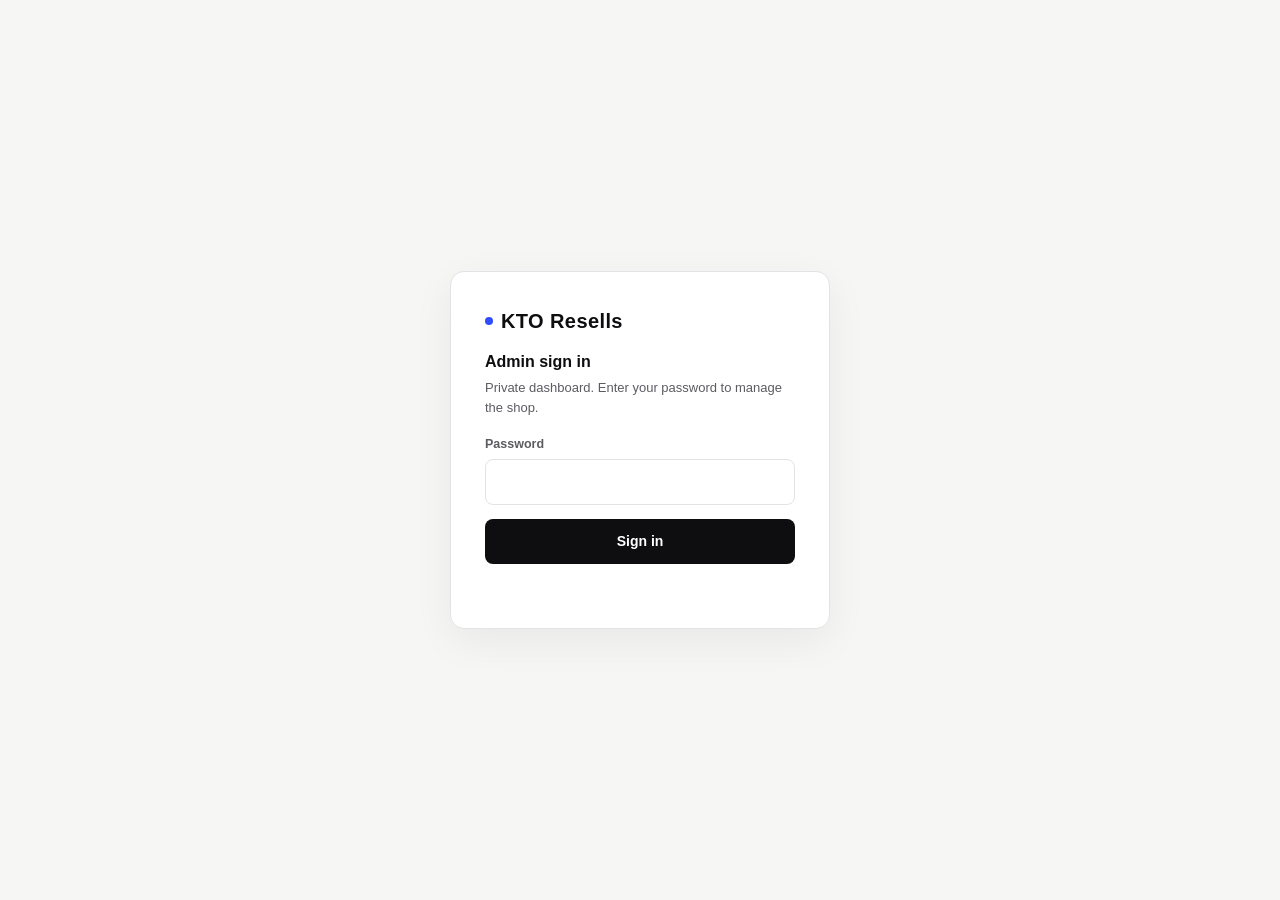
<file: admin.html>
<!DOCTYPE html>
<html lang="en">
<head>
<meta charset="UTF-8" />
<meta name="viewport" content="width=device-width, initial-scale=1.0" />
<meta name="robots" content="noindex, nofollow" />
<title>KTO Resells — Admin</title>
<style>
:root{
  --ink:#0e0e10; --soft:#5b5b62; --line:#e3e3e7; --bg:#f6f6f4; --card:#fff;
  --accent:#2f4cff; --ok:#0a7d33; --bad:#c01f2e; --radius:10px;
  font-family:-apple-system,BlinkMacSystemFont,"Segoe UI",Roboto,Helvetica,Arial,sans-serif;
}
*{box-sizing:border-box;margin:0;padding:0}
body{background:var(--bg);color:var(--ink);line-height:1.5;-webkit-font-smoothing:antialiased}
a{color:inherit}
.wrap{max-width:1060px;margin:0 auto;padding:24px}
button{font:inherit;cursor:pointer}
input,textarea,select{font:inherit;color:var(--ink)}

/* ---- login ---- */
.login{min-height:100vh;display:flex;align-items:center;justify-content:center;padding:24px}
.login-card{background:var(--card);border:1px solid var(--line);border-radius:14px;padding:34px;width:100%;max-width:380px;box-shadow:0 12px 40px rgba(0,0,0,.06)}
.brand{font-weight:800;font-size:20px;letter-spacing:.02em;display:flex;align-items:center;gap:8px;margin-bottom:6px}
.brand .dot{width:8px;height:8px;border-radius:50%;background:var(--accent)}
.login-card h1{font-size:16px;margin:14px 0 4px}
.login-card p{font-size:13px;color:var(--soft);margin-bottom:18px}
.field{display:block;margin-bottom:14px}
.field span{display:block;font-size:12.5px;font-weight:600;color:var(--soft);margin-bottom:5px}
.field input,.field textarea,.field select{width:100%;border:1px solid var(--line);border-radius:8px;padding:10px 12px;background:#fff}
.field textarea{min-height:64px;resize:vertical}
.btn{display:inline-flex;align-items:center;justify-content:center;gap:8px;font-weight:600;font-size:14px;padding:11px 18px;border-radius:8px;border:1px solid transparent;background:var(--ink);color:#fff}
.btn:hover{background:#26262b}
.btn.block{width:100%}
.btn.ghost{background:#fff;color:var(--ink);border-color:var(--line)}
.btn.ghost:hover{background:#f0f0f0}
.btn.danger{background:#fff;color:var(--bad);border-color:#f0c4c8}
.btn.danger:hover{background:#fdebed}
.msg{font-size:13px;margin-top:12px;min-height:18px}
.msg.err{color:var(--bad)} .msg.ok{color:var(--ok)}

/* ---- dashboard ---- */
.hidden{display:none !important}
.topbar{position:sticky;top:0;z-index:10;background:rgba(246,246,244,.9);backdrop-filter:blur(8px);border-bottom:1px solid var(--line)}
.topbar .wrap{display:flex;align-items:center;justify-content:space-between;gap:12px;padding:14px 24px}
.topbar .actions{display:flex;gap:10px;align-items:center;flex-wrap:wrap}
.count{font-size:13px;color:var(--soft)}
.savebar{font-size:13px}
h2.section{font-size:14px;color:var(--soft);font-weight:600;letter-spacing:.04em;text-transform:uppercase;margin:8px 0 14px}

.card{background:var(--card);border:1px solid var(--line);border-radius:var(--radius);padding:18px;margin-bottom:16px;display:grid;grid-template-columns:150px 1fr;gap:18px}
.card.off{opacity:.62}
.thumb{width:150px}
.thumb .img{width:150px;height:150px;border-radius:8px;border:1px solid var(--line);background:#f0f0ee center/cover no-repeat;display:flex;align-items:center;justify-content:center;color:var(--soft);font-size:12px;text-align:center;overflow:hidden}
.thumb .img img{width:100%;height:100%;object-fit:cover}
.thumb .up{margin-top:8px}
.thumb .up label{display:block;font-size:12px;font-weight:600;text-align:center;border:1px dashed var(--line);border-radius:8px;padding:8px;color:var(--soft);cursor:pointer}
.thumb .up label:hover{border-color:var(--ink);color:var(--ink)}
.thumb .up input{display:none}
.thumb .upmsg{font-size:11px;color:var(--soft);text-align:center;margin-top:5px;min-height:14px}
.gallery-thumbs{display:flex;flex-wrap:wrap;gap:6px;margin-top:8px}
.gallery-thumbs .gt{position:relative;width:42px;height:42px}
.gallery-thumbs .gt img{width:42px;height:42px;object-fit:cover;border-radius:6px;border:1px solid var(--line)}
.gallery-thumbs .gtx{position:absolute;top:-6px;right:-6px;width:18px;height:18px;border-radius:50%;border:none;background:var(--ink);color:#fff;font-size:12px;line-height:1;cursor:pointer}
.fields{display:grid;grid-template-columns:1fr 1fr;gap:12px}
.fields .full{grid-column:1/-1}
.row-foot{grid-column:1/-1;display:flex;align-items:center;justify-content:space-between;gap:12px;margin-top:4px;flex-wrap:wrap}
.toggle{display:flex;align-items:center;gap:8px;font-size:13.5px;font-weight:600}
.toggle input{width:18px;height:18px}
.pill{font-size:11px;font-weight:700;padding:3px 9px;border-radius:999px;border:1px solid var(--line);color:var(--soft)}
.pill.live{background:#e9f7ee;color:var(--ok);border-color:#bfe6cc}
.pill.sold{background:#fdebed;color:var(--bad);border-color:#f0c4c8}
.pill.hidden-pill{background:#f1f1f1;color:var(--soft)}
.sizes-box{grid-column:1/-1;border:1px solid var(--line);border-radius:8px;padding:12px;background:#fafafa}
.sizes-box .hd{font-size:12.5px;font-weight:600;color:var(--soft);margin-bottom:8px}
.size-row{display:flex;gap:8px;align-items:center;margin-bottom:8px}
.size-row input.sz{flex:1;border:1px solid var(--line);border-radius:7px;padding:8px 10px}
.size-row input.st{width:110px;border:1px solid var(--line);border-radius:7px;padding:8px 10px}
.size-row .rm{border:1px solid #f0c4c8;color:var(--bad);background:#fff;border-radius:7px;padding:7px 11px;font-weight:700}
.addsize{font-size:13px;font-weight:600;color:var(--accent);background:none;border:none;padding:4px 0}
@media(max-width:620px){
  .card{grid-template-columns:1fr}
  .thumb,.thumb .img{width:100%}
  .thumb .img{height:220px}
  .fields{grid-template-columns:1fr}
}
</style>
</head>
<body>

<!-- ================= LOGIN ================= -->
<div id="login" class="login">
  <form class="login-card" id="loginForm">
    <div class="brand"><span class="dot"></span>KTO Resells</div>
    <h1>Admin sign in</h1>
    <p>Private dashboard. Enter your password to manage the shop.</p>
    <label class="field">
      <span>Password</span>
      <input type="password" id="pw" autocomplete="current-password" required />
    </label>
    <button class="btn block" type="submit" id="loginBtn">Sign in</button>
    <div class="msg err" id="loginMsg"></div>
  </form>
</div>

<!-- ================= DASHBOARD ================= -->
<div id="dash" class="hidden">
  <div class="topbar">
    <div class="wrap">
      <div class="brand"><span class="dot"></span>KTO Admin</div>
      <div class="actions">
        <button class="btn ghost" id="tabInv">Inventory</button>
        <button class="btn ghost" id="tabOrders">Orders</button>
        <button class="btn ghost" id="logoutBtn">Log out</button>
      </div>
    </div>
  </div>

  <!-- INVENTORY view -->
  <div class="wrap" id="invView">
    <div style="display:flex;justify-content:space-between;align-items:center;gap:12px;flex-wrap:wrap;margin-bottom:10px">
      <span class="count" id="count"></span>
      <div style="display:flex;gap:10px">
        <button class="btn ghost" id="addBtn">+ Add pair</button>
        <button class="btn" id="saveBtn">Save all changes</button>
      </div>
    </div>
    <div class="savebar msg" id="saveMsg"></div>
    <div id="list"></div>
  </div>

  <!-- ORDERS view -->
  <div class="wrap hidden" id="ordersView">
    <div style="display:flex;justify-content:space-between;align-items:center;margin-bottom:14px">
      <span class="count" id="ordersCount"></span>
      <button class="btn ghost" id="refreshOrders">Refresh</button>
    </div>
    <div id="orders"></div>
  </div>
</div>

<script>
/* ============ config ============ */
const API = "https://kto-checkout.tochiorji4.workers.dev";
const TKEY = "kto_admin_token";

const $ = s => document.querySelector(s);
const loginEl=$("#login"), dashEl=$("#dash"), listEl=$("#list");
let products = [];

/* ============ auth ============ */
function token(){ return sessionStorage.getItem(TKEY) || ""; }
function authHeaders(extra){ return Object.assign({ "Authorization":"Bearer "+token() }, extra||{}); }

$("#loginForm").addEventListener("submit", async e => {
  e.preventDefault();
  const btn=$("#loginBtn"), msg=$("#loginMsg");
  msg.textContent=""; btn.disabled=true; btn.textContent="Signing in…";
  try{
    const r = await fetch(API+"/admin/login",{ method:"POST", headers:{"Content-Type":"application/json"}, body:JSON.stringify({password:$("#pw").value}) });
    const d = await r.json();
    if(!r.ok) throw new Error(d.error||"Login failed");
    sessionStorage.setItem(TKEY, d.token);
    $("#pw").value="";
    showDash();
  }catch(err){ msg.textContent=err.message; }
  finally{ btn.disabled=false; btn.textContent="Sign in"; }
});

$("#logoutBtn").addEventListener("click", ()=>{ sessionStorage.removeItem(TKEY); location.reload(); });

/* ============ load + render ============ */
async function showDash(){
  loginEl.classList.add("hidden"); dashEl.classList.remove("hidden");
  await loadProducts();
}
async function loadProducts(){
  const r = await fetch(API+"/admin/products",{ headers:authHeaders() });
  if(r.status===401){ sessionStorage.removeItem(TKEY); location.reload(); return; }
  const d = await r.json();
  products = (d.products||[]).map(normalize);
  render();
}
function normalize(p){
  let sizes = Array.isArray(p.sizes) ? p.sizes.slice() : null;
  if(!sizes) sizes = [{ size:p.size||"", stock:p.stock??1 }];   // migrate old single-size
  sizes = sizes.map(s=>({ size:s.size||"", stock:s.stock??0 }));
  if(!sizes.length) sizes = [{ size:"", stock:1 }];
  let images = Array.isArray(p.images) && p.images.length ? p.images.slice() : (p.img ? [p.img] : []);
  return { id:p.id||"", brand:p.brand||"", name:p.name||"", desc:p.desc||"",
           cond:p.cond||"", price:p.price??0, was:p.was??"", images,
           active:p.active!==false, sizes };
}
function imgSrc(img){
  if(!img) return "";
  if(/^https?:\/\//.test(img)) return img;
  return "https://ktoresell.shop/"+img.replace(/^\//,"");
}
function totalStock(p){ return (p.sizes||[]).reduce((n,s)=>n+(Number(s.stock)||0),0); }
function statusPill(p){
  if(!p.active) return '<span class="pill hidden-pill">Hidden</span>';
  if(totalStock(p)<=0) return '<span class="pill sold">Sold out</span>';
  return '<span class="pill live">Live</span>';
}

function render(){
  $("#count").textContent = products.length + " pair" + (products.length===1?"":"s");
  listEl.innerHTML = products.map((p,i)=>`
    <div class="card ${p.active?'':'off'}" data-i="${i}">
      <div class="thumb">
        <div class="img">${p.images[0]?`<img src="${imgSrc(p.images[0])}" alt="">`:'No image'}</div>
        <div class="gallery-thumbs">
          ${p.images.map((u,gi)=>`<span class="gt"><img src="${imgSrc(u)}" alt=""><button type="button" class="gtx" data-rmimg="${gi}" title="Remove">×</button></span>`).join("")}
        </div>
        <div class="up">
          <label>+ Add photo<input type="file" accept="image/*" multiple data-up="${i}"></label>
          <div class="upmsg" data-upmsg="${i}"></div>
        </div>
      </div>
      <div class="fields">
        <label class="field"><span>Brand</span><input data-f="brand" value="${esc(p.brand)}"></label>
        <label class="field"><span>Name</span><input data-f="name" value="${esc(p.name)}"></label>
        <label class="field full"><span>Description</span><textarea data-f="desc">${esc(p.desc)}</textarea></label>
        <label class="field"><span>Condition</span><input data-f="cond" value="${esc(p.cond)}"></label>
        <label class="field"><span>Price (USD)</span><input data-f="price" type="number" min="0" value="${esc(p.price)}"></label>
        <label class="field"><span>Was / retail (optional)</span><input data-f="was" type="number" min="0" value="${esc(p.was)}"></label>
        <label class="field"><span>Product ID (don't change once live)</span><input data-f="id" value="${esc(p.id)}"></label>
        <div class="sizes-box">
          <div class="hd">Sizes &amp; stock (stock 0 = that size shows sold out)</div>
          ${p.sizes.map((s,si)=>`
            <div class="size-row" data-si="${si}">
              <input class="sz" data-sf="size" placeholder="e.g. US 9" value="${esc(s.size)}">
              <input class="st" data-sf="stock" type="number" min="0" placeholder="stock" value="${esc(s.stock)}">
              <button type="button" class="rm" data-rmsize="${si}">Remove</button>
            </div>`).join("")}
          <button type="button" class="addsize" data-addsize="${i}">+ Add size</button>
        </div>
        <div class="row-foot">
          <label class="toggle"><input type="checkbox" data-f="active" ${p.active?'checked':''}> Show on store</label>
          <div style="display:flex;gap:10px;align-items:center">
            ${statusPill(p)}
            <button class="btn danger" data-del="${i}">Delete</button>
          </div>
        </div>
      </div>
    </div>`).join("");
}
function esc(v){ return String(v??"").replace(/&/g,"&amp;").replace(/"/g,"&quot;").replace(/</g,"&lt;").replace(/>/g,"&gt;"); }

/* ============ edits (event delegation) ============ */
listEl.addEventListener("input", e=>{
  const card = e.target.closest(".card"); if(!card) return;
  const i = +card.dataset.i;
  const sf = e.target.dataset.sf;            // size-row field
  if(sf){
    const si = +e.target.closest(".size-row").dataset.si;
    products[i].sizes[si][sf] = e.target.value;
    return;
  }
  const f = e.target.dataset.f; if(!f) return;
  products[i][f] = e.target.type==="checkbox" ? e.target.checked : e.target.value;
});
listEl.addEventListener("change", e=>{
  if(e.target.dataset.f==="active"){ render(); }   // refresh pill/opacity
  if(e.target.dataset.up!==undefined) uploadImage(e.target);
});
listEl.addEventListener("click", e=>{
  const card = e.target.closest(".card"); const i = card ? +card.dataset.i : -1;
  if(e.target.dataset.del!==undefined){
    if(confirm("Delete this pair?")){ products.splice(+e.target.dataset.del,1); render(); }
  } else if(e.target.dataset.rmimg!==undefined && i>=0){
    products[i].images.splice(+e.target.dataset.rmimg,1); render();
  } else if(e.target.dataset.addsize!==undefined){
    products[i].sizes.push({ size:"", stock:1 }); render();
  } else if(e.target.dataset.rmsize!==undefined){
    const si=+e.target.dataset.rmsize;
    products[i].sizes.splice(si,1);
    if(!products[i].sizes.length) products[i].sizes.push({size:"",stock:0});
    render();
  }
});

async function uploadImage(input){
  const i = +input.dataset.up;
  const files = [...input.files]; if(!files.length) return;
  const msg = listEl.querySelector(`[data-upmsg="${i}"]`);
  try{
    for(let k=0;k<files.length;k++){
      msg.textContent = `Uploading ${k+1}/${files.length}…`;
      const fd = new FormData(); fd.append("file", files[k]);
      const r = await fetch(API+"/admin/upload",{ method:"POST", headers:authHeaders(), body:fd });
      const d = await r.json();
      if(!r.ok) throw new Error(d.error||"Upload failed");
      products[i].images.push(d.url);
    }
    render();
  }catch(err){ msg.textContent = err.message; }
}

/* ============ add / save ============ */
$("#addBtn").addEventListener("click", ()=>{
  products.unshift(normalize({ id:"pair-"+Math.random().toString(36).slice(2,7), brand:"", name:"New pair", desc:"", cond:"Deadstock", price:0, was:"", img:"", active:false, sizes:[{size:"",stock:1}] }));
  render();
  window.scrollTo({top:0,behavior:"smooth"});
});

$("#saveBtn").addEventListener("click", async ()=>{
  const btn=$("#saveBtn"), msg=$("#saveMsg");
  msg.className="savebar msg"; msg.textContent="";
  btn.disabled=true; btn.textContent="Saving…";
  try{
    const payload = { products: products.map(p=>({
      id:p.id, brand:p.brand, name:p.name, desc:p.desc, cond:p.cond,
      price:Number(p.price)||0, was:p.was===""||p.was==null?null:Number(p.was),
      images:(p.images||[]).filter(Boolean), active:!!p.active,
      sizes:(p.sizes||[]).map(s=>({ size:String(s.size||"").trim(), stock:Number(s.stock)||0 })).filter(s=>s.size)
    })) };
    const r = await fetch(API+"/admin/save",{ method:"POST", headers:authHeaders({"Content-Type":"application/json"}), body:JSON.stringify(payload) });
    const d = await r.json();
    if(!r.ok) throw new Error(d.error||"Save failed");
    msg.className="savebar msg ok"; msg.textContent="Saved ✓ — your store is updated ("+d.count+" pairs).";
    await loadProducts();
  }catch(err){ msg.className="savebar msg err"; msg.textContent=err.message; }
  finally{ btn.disabled=false; btn.textContent="Save all changes"; }
});

/* ============ orders ============ */
const invView=$("#invView"), ordersView=$("#ordersView"), ordersEl=$("#orders");
$("#tabInv").addEventListener("click", ()=>{ invView.classList.remove("hidden"); ordersView.classList.add("hidden"); });
$("#tabOrders").addEventListener("click", ()=>{ invView.classList.add("hidden"); ordersView.classList.remove("hidden"); loadOrders(); });
$("#refreshOrders").addEventListener("click", loadOrders);

async function loadOrders(){
  ordersEl.innerHTML = `<p style="color:var(--soft)">Loading orders…</p>`;
  const r = await fetch(API+"/admin/orders",{ headers:authHeaders() });
  if(r.status===401){ sessionStorage.removeItem(TKEY); location.reload(); return; }
  const d = await r.json();
  const orders = d.orders||[];
  $("#ordersCount").textContent = orders.length + " order" + (orders.length===1?"":"s");
  if(!orders.length){ ordersEl.innerHTML = `<p style="color:var(--soft)">No orders yet. They'll appear here automatically after a sale.</p>`; return; }
  ordersEl.innerHTML = orders.map(o=>{
    const a=o.address||{};
    const addr=[a.line1,a.line2,a.city,a.state,a.postal_code,a.country].filter(Boolean).join(", ");
    const ship = (o.shippo||"").startsWith("created") ? '<span class="pill live">In Shippo</span>'
               : (o.shippo||"").startsWith("error") ? '<span class="pill sold">Shippo error</span>'
               : (o.shippo==="no-token") ? '<span class="pill hidden-pill">Shippo off</span>'
               : '<span class="pill hidden-pill">'+esc(o.shippo||'')+'</span>';
    return `<div class="card" style="grid-template-columns:1fr">
      <div>
        <div style="display:flex;justify-content:space-between;gap:12px;flex-wrap:wrap;align-items:center">
          <strong style="font-size:15px">${esc(o.item_name||'Order')}</strong>
          <span style="font-weight:800">$${esc(o.amount!=null?o.amount:'?')}</span>
        </div>
        <div style="font-size:13px;color:var(--soft);margin:6px 0 12px">${new Date(o.date).toLocaleString()} ${ship}</div>
        <div class="fields">
          <div class="field"><span>Customer</span><div>${esc(o.customer_name||'-')}</div></div>
          <div class="field"><span>Email</span><div>${esc(o.email||'-')}</div></div>
          <div class="field"><span>Phone</span><div>${esc(o.phone||'-')}</div></div>
          <div class="field full"><span>Ship to</span><div>${esc(addr||'-')}</div></div>
        </div>
      </div>
    </div>`;
  }).join("");
}

/* ============ boot ============ */
if(token()) showDash();
</script>
</body>
</html>
</file>
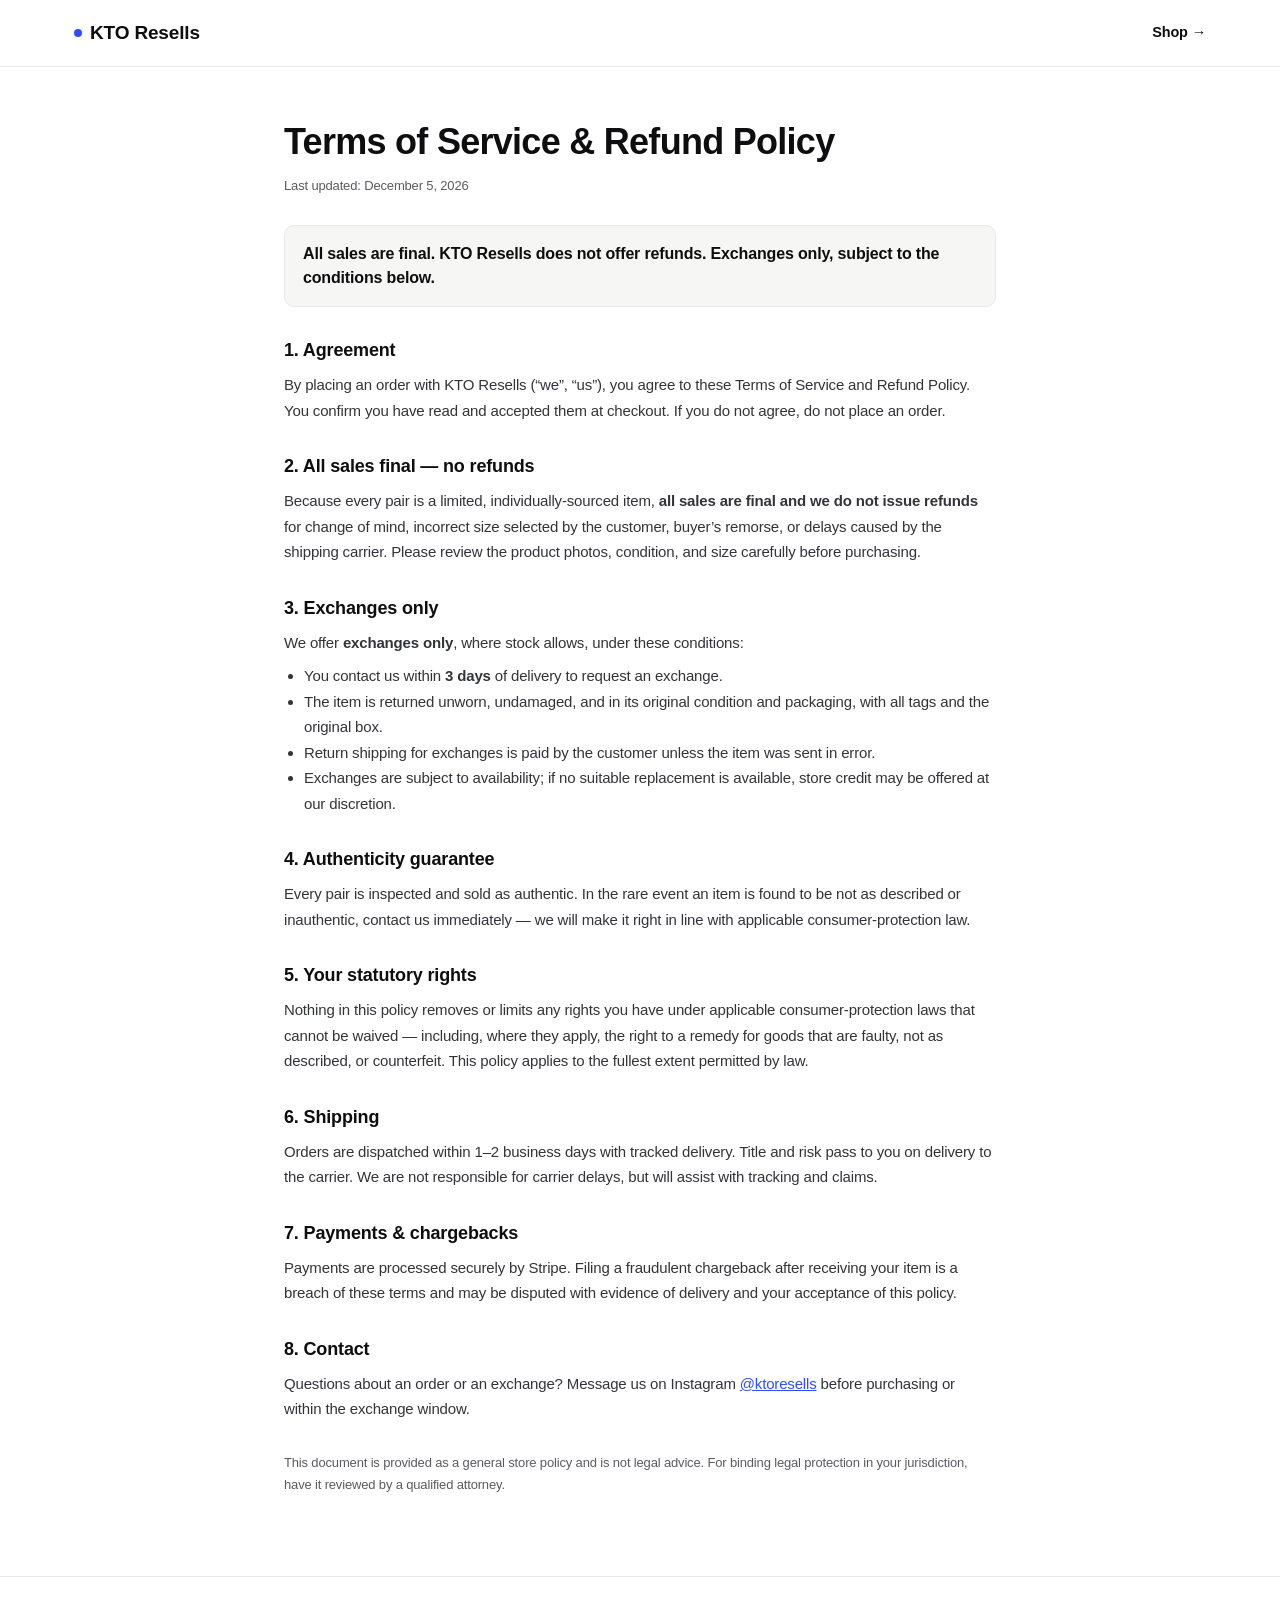
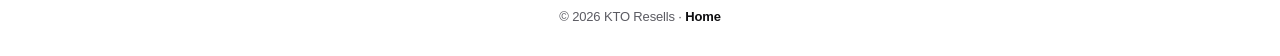
<file: terms.html>
<!DOCTYPE html>
<html lang="en">
<head>
<meta charset="UTF-8" />
<meta name="viewport" content="width=device-width, initial-scale=1.0" />
<title>Terms of Service & Refund Policy — KTO Resells</title>
<meta name="robots" content="index, follow" />
<link rel="stylesheet" href="store.css">
<style>
  header{border-bottom:1px solid var(--line)}
  .nav{display:flex;align-items:center;justify-content:space-between;height:66px}
  .brand{font-weight:800;font-size:19px;display:flex;align-items:center;gap:8px}
  .brand .dot{width:8px;height:8px;border-radius:50%;background:var(--accent)}
  .doc{max-width:760px;margin:0 auto;padding:48px 24px 80px}
  .doc h1{font-size:clamp(26px,4vw,36px);font-weight:800;letter-spacing:-.02em;margin-bottom:6px}
  .doc .updated{color:var(--ink-soft);font-size:13px;margin-bottom:28px}
  .doc h2{font-size:18px;font-weight:800;margin:30px 0 8px}
  .doc p,.doc li{color:#33333a;font-size:15px;line-height:1.7}
  .doc ul{margin:8px 0 8px 20px}
  .callout{background:var(--bg-alt);border:1px solid var(--line);border-radius:10px;padding:16px 18px;margin:18px 0;font-weight:600}
  .doc a{color:var(--accent);text-decoration:underline}
  footer{border-top:1px solid var(--line);padding:30px 0;text-align:center}
  footer p{font-size:13px;color:var(--ink-soft)}
</style>
</head>
<body>

<header>
  <div class="wrap nav">
    <a href="index.html" class="brand"><span class="dot"></span>KTO Resells</a>
    <a href="catalog.html" style="font-weight:600;font-size:14.5px">Shop →</a>
  </div>
</header>

<div class="doc">
  <h1>Terms of Service &amp; Refund Policy</h1>
  <p class="updated">Last updated: <span id="date"></span></p>

  <div class="callout">All sales are final. KTO Resells does not offer refunds. Exchanges only, subject to the conditions below.</div>

  <h2>1. Agreement</h2>
  <p>By placing an order with KTO Resells (“we”, “us”), you agree to these Terms of Service and Refund Policy. You confirm you have read and accepted them at checkout. If you do not agree, do not place an order.</p>

  <h2>2. All sales final — no refunds</h2>
  <p>Because every pair is a limited, individually-sourced item, <strong>all sales are final and we do not issue refunds</strong> for change of mind, incorrect size selected by the customer, buyer’s remorse, or delays caused by the shipping carrier. Please review the product photos, condition, and size carefully before purchasing.</p>

  <h2>3. Exchanges only</h2>
  <p>We offer <strong>exchanges only</strong>, where stock allows, under these conditions:</p>
  <ul>
    <li>You contact us within <strong>3 days</strong> of delivery to request an exchange.</li>
    <li>The item is returned unworn, undamaged, and in its original condition and packaging, with all tags and the original box.</li>
    <li>Return shipping for exchanges is paid by the customer unless the item was sent in error.</li>
    <li>Exchanges are subject to availability; if no suitable replacement is available, store credit may be offered at our discretion.</li>
  </ul>

  <h2>4. Authenticity guarantee</h2>
  <p>Every pair is inspected and sold as authentic. In the rare event an item is found to be not as described or inauthentic, contact us immediately — we will make it right in line with applicable consumer-protection law.</p>

  <h2>5. Your statutory rights</h2>
  <p>Nothing in this policy removes or limits any rights you have under applicable consumer-protection laws that cannot be waived — including, where they apply, the right to a remedy for goods that are faulty, not as described, or counterfeit. This policy applies to the fullest extent permitted by law.</p>

  <h2>6. Shipping</h2>
  <p>Orders are dispatched within 1–2 business days with tracked delivery. Title and risk pass to you on delivery to the carrier. We are not responsible for carrier delays, but will assist with tracking and claims.</p>

  <h2>7. Payments &amp; chargebacks</h2>
  <p>Payments are processed securely by Stripe. Filing a fraudulent chargeback after receiving your item is a breach of these terms and may be disputed with evidence of delivery and your acceptance of this policy.</p>

  <h2>8. Contact</h2>
  <p>Questions about an order or an exchange? Message us on Instagram <a href="https://instagram.com/ktoresells" target="_blank" rel="noopener">@ktoresells</a> before purchasing or within the exchange window.</p>

  <p style="margin-top:30px;color:var(--ink-soft);font-size:13px">This document is provided as a general store policy and is not legal advice. For binding legal protection in your jurisdiction, have it reviewed by a qualified attorney.</p>
</div>

<footer>
  <div class="wrap"><p>© <span id="year"></span> KTO Resells · <a href="index.html" style="color:var(--ink);font-weight:600">Home</a></p></div>
</footer>

<script>
  const d = new Date();
  document.getElementById('date').textContent = d.toLocaleDateString('en-US',{year:'numeric',month:'long',day:'numeric'});
  document.getElementById('year').textContent = d.getFullYear();
</script>
</body>
</html>
</file>
<file: store.css>
/* ============================================================
   KTO Resells — shared store styles (home + catalog)
   ============================================================ */
:root{
  --ink:#0e0e10; --ink-soft:#5b5b62; --line:#e9e9ec; --bg:#ffffff;
  --bg-alt:#f6f6f4; --accent:#2f4cff; --radius:10px; --maxw:1180px;
  --shadow:0 1px 2px rgba(16,16,18,.05), 0 12px 30px rgba(16,16,18,.06);
}
*{box-sizing:border-box;margin:0;padding:0}
html{scroll-behavior:smooth}
body{background:var(--bg);color:var(--ink);line-height:1.5;-webkit-font-smoothing:antialiased;letter-spacing:-.01em;font-family:-apple-system,BlinkMacSystemFont,"Segoe UI",Roboto,Helvetica,Arial,sans-serif}
img{display:block;max-width:100%}
a{color:inherit;text-decoration:none}
.wrap{max-width:var(--maxw);margin:0 auto;padding:0 24px}
.btn{display:inline-flex;align-items:center;gap:9px;font-weight:600;font-size:15px;padding:14px 26px;border-radius:999px;cursor:pointer;border:1px solid transparent;transition:transform .15s,background .15s,border-color .15s}
.btn-primary{background:var(--ink);color:#fff}
.btn-primary:hover{transform:translateY(-2px);background:#26262b}
.btn-ghost{border-color:var(--line);color:var(--ink)}
.btn-ghost:hover{border-color:var(--ink)}

/* ---------- search ---------- */
.search-bar{position:relative;max-width:460px;width:100%}
.search-bar input{width:100%;border:1px solid var(--line);border-radius:999px;padding:12px 16px 12px 42px;font-size:15px;background:#fff;transition:border-color .15s}
.search-bar input:focus{outline:none;border-color:var(--ink)}
.search-bar svg{position:absolute;left:15px;top:50%;transform:translateY(-50%);width:17px;height:17px;color:var(--ink-soft)}
.empty{grid-column:1/-1;text-align:center;color:var(--ink-soft);padding:40px 0;font-size:15px}

/* ---------- product grid ---------- */
.grid{display:grid;grid-template-columns:repeat(4,1fr);gap:24px}
.card{background:#fff;border:1px solid var(--line);border-radius:var(--radius);overflow:hidden;display:flex;flex-direction:column;transition:transform .2s,box-shadow .2s,border-color .2s;cursor:pointer}
.card:hover{transform:translateY(-4px);box-shadow:var(--shadow);border-color:#dcdce0}
.card-img{position:relative;aspect-ratio:1/1;background:var(--bg-alt);overflow:hidden}
.card-img img{width:100%;height:100%;object-fit:cover;transition:transform .4s ease}
.card:hover .card-img img{transform:scale(1.04)}
.badge{position:absolute;top:12px;left:12px;background:#fff;font-size:11px;font-weight:700;letter-spacing:.03em;padding:5px 10px;border-radius:999px;box-shadow:0 1px 4px rgba(0,0,0,.08)}
.badge.verified{display:flex;align-items:center;gap:6px}
.badge.verified::before{content:"";width:6px;height:6px;border-radius:50%;background:var(--accent)}
.badge.sold-badge{background:var(--ink);color:#fff}
.card.is-sold .card-img img{opacity:.55;filter:grayscale(.3)}
.card-body{padding:16px 16px 18px;display:flex;flex-direction:column;flex:1}
.card-brand{font-size:11.5px;letter-spacing:.05em;text-transform:uppercase;color:var(--ink-soft);font-weight:600}
.card-name{font-size:15.5px;font-weight:700;margin:5px 0 12px;letter-spacing:-.01em}
.card-specs{display:flex;gap:8px;margin-bottom:14px;flex-wrap:wrap}
.chip{font-size:12px;color:var(--ink-soft);background:var(--bg-alt);border:1px solid var(--line);padding:4px 9px;border-radius:6px}
.card-foot{display:flex;align-items:center;justify-content:space-between;gap:10px}
.price{font-size:18px;font-weight:800;letter-spacing:-.02em}
.price small{font-size:12px;font-weight:500;color:var(--ink-soft);text-decoration:line-through}
.card-cta{margin-top:auto;width:100%;font-size:13px;font-weight:600;border:1px solid var(--line);padding:10px 14px;border-radius:8px;text-align:center;transition:background .15s,color .15s,border-color .15s}
.card:hover .card-cta{background:var(--ink);color:#fff;border-color:var(--ink)}

/* ---------- size chips ---------- */
.sizes{display:flex;flex-wrap:wrap;gap:6px}
.sz{font-size:12.5px;font-weight:600;border:1px solid var(--line);background:#fff;color:var(--ink);padding:8px 12px;border-radius:7px;cursor:pointer;transition:all .12s}
.sz:hover{border-color:var(--ink)}
.sz.sel{background:var(--ink);color:#fff;border-color:var(--ink)}
.sz.out{color:#bbb;text-decoration:line-through;cursor:not-allowed;background:var(--bg-alt)}
.sz.out:hover{border-color:var(--line)}

/* ---------- product modal ---------- */
.modal{position:fixed;inset:0;z-index:200;display:none;align-items:center;justify-content:center;padding:20px}
.modal.open{display:flex}
.modal-bg{position:absolute;inset:0;background:rgba(14,14,16,.55);backdrop-filter:blur(3px)}
.modal-card{position:relative;background:#fff;border-radius:16px;max-width:900px;width:100%;max-height:92vh;overflow:auto;display:grid;grid-template-columns:1fr 1fr;box-shadow:0 30px 80px rgba(0,0,0,.3)}
.modal-close{position:absolute;top:14px;right:14px;z-index:2;width:34px;height:34px;border-radius:50%;border:none;background:rgba(255,255,255,.92);font-size:20px;cursor:pointer;line-height:1;box-shadow:0 1px 6px rgba(0,0,0,.15)}
.gallery{background:var(--bg-alt);display:flex;flex-direction:column}
.gallery .main{aspect-ratio:1/1;overflow:hidden}
.gallery .main img{width:100%;height:100%;object-fit:cover}
.gallery .thumbs{display:flex;gap:8px;padding:10px;flex-wrap:wrap}
.gallery .thumbs img{width:54px;height:54px;object-fit:cover;border-radius:7px;border:2px solid transparent;cursor:pointer;opacity:.7}
.gallery .thumbs img.active{border-color:var(--ink);opacity:1}
.modal-body{padding:32px 30px}
.modal-body .brand{font-size:12px;letter-spacing:.06em;text-transform:uppercase;color:var(--ink-soft);font-weight:600}
.modal-body h2{font-size:24px;font-weight:800;letter-spacing:-.02em;margin:6px 0 14px}
.modal-price{font-size:24px;font-weight:800;margin-bottom:8px}
.modal-price small{font-size:14px;font-weight:500;color:var(--ink-soft);text-decoration:line-through;margin-left:6px}
.modal-cond{display:inline-block;font-size:12px;color:var(--ink-soft);background:var(--bg-alt);border:1px solid var(--line);padding:4px 9px;border-radius:6px;margin-bottom:16px}
.modal-desc{font-size:14.5px;color:var(--ink-soft);line-height:1.6;margin-bottom:20px}
.modal-body .sizes-label{font-size:13px;font-weight:700;margin-bottom:8px}
.consent{display:flex;gap:9px;align-items:flex-start;margin-top:20px;font-size:12.5px;color:var(--ink-soft);line-height:1.4}
.consent input{margin-top:2px;width:16px;height:16px;flex:none}
.consent a{color:var(--ink);text-decoration:underline}
.modal-buy{width:100%;margin-top:16px;background:var(--ink);color:#fff;border:none;border-radius:10px;padding:15px;font-size:15px;font-weight:600;cursor:pointer;transition:background .15s}
.modal-buy:hover{background:#26262b}
.modal-buy:disabled{opacity:.45;cursor:not-allowed}
.modal-note{font-size:12px;color:var(--ink-soft);text-align:center;margin-top:10px}

/* ---------- responsive ---------- */
@media(max-width:1000px){ .grid{grid-template-columns:repeat(3,1fr)} }
@media(max-width:680px){
  .grid{grid-template-columns:repeat(2,1fr);gap:16px}
  .card-body{padding:13px 13px 15px}
  .card-name{font-size:14px}
  .modal-card{grid-template-columns:1fr}
  .gallery .main{aspect-ratio:4/3}
}
@media(max-width:420px){ .grid{grid-template-columns:1fr} }
</file>
